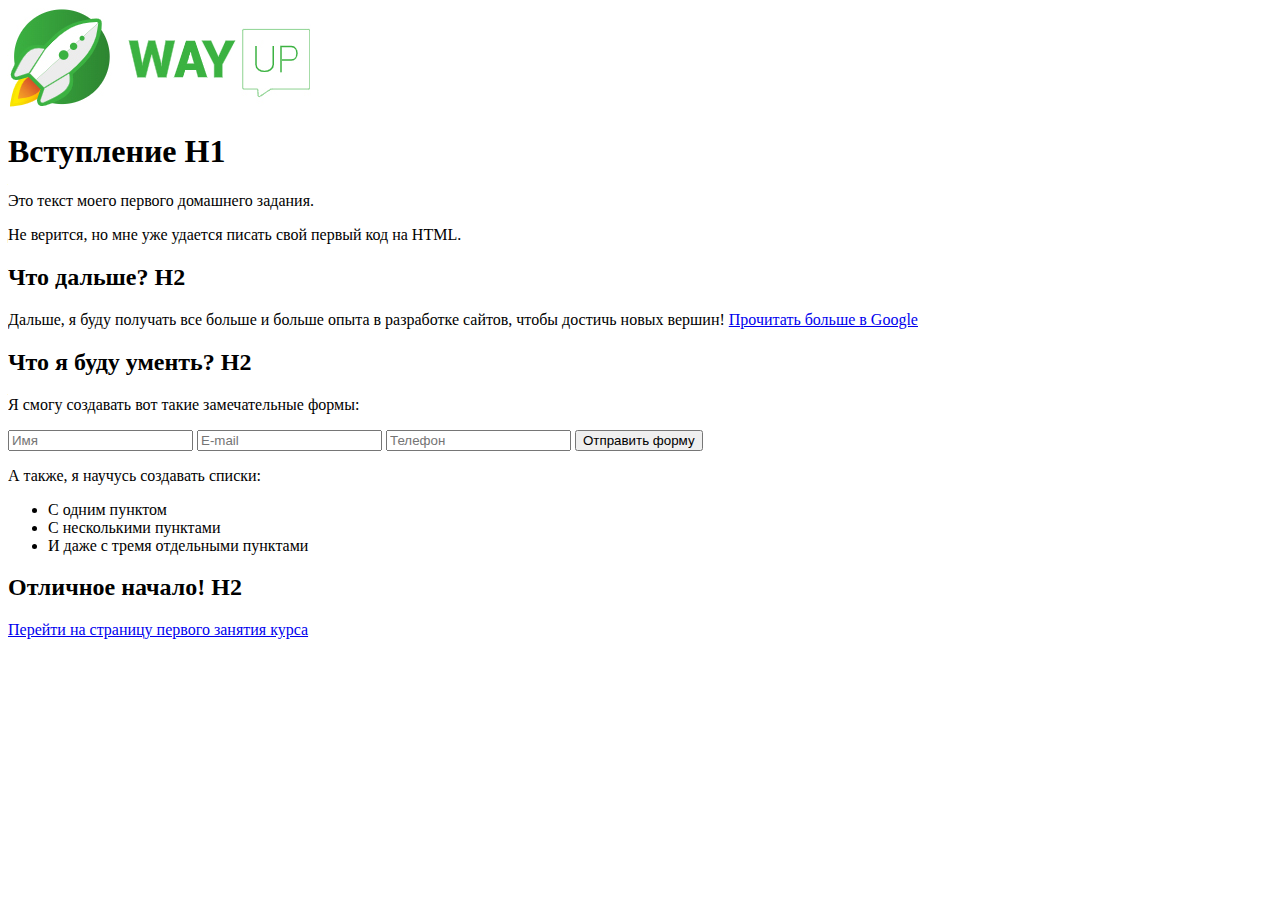
<file: First_HomeWork/index.html>
<!DOCTYPE html>
<html lang="ru">
<head>
    <meta charset="UTF-8">
    <title>First Homework</title>
</head>
<body>
    <header>
        <img src="img/logo.jpg" alt="Логотип WayUp">
    </header>

    <body>
        <section>
            <h1>Вступление Н1</h1>
            <p>
                Это текст моего первого домашнего задания.
            </p>
            <p>
                Не верится, но мне уже удается писать свой первый код на HTML.
            </p>
        </section>

        <section>
            <section>
                <h2>Что дальше? H2</h2>
                <p>Дальше, я буду получать все больше и больше опыта в разработке сайтов, чтобы достичь новых вершин! <a href="https://google.com">Прочитать больше в Google</a></p>
            </section>

            <section>
                <h2>Что я буду ументь? H2</h2>
                <p>
                    Я смогу создавать вот такие замечательные формы:
                </p>
                <form action="#">
                    <input type="text" name="name" placeholder="Имя">
                    <input type="email" name="email" placeholder="E-mail">
                    <input type="tel" name="phone" placeholder="Телефон">
                    <button type="submit">Отправить форму</button>
                </form>
                <p>
                    А также, я научусь создавать списки:
                </p>
                <ul>
                    <li>С одним пунктом</li>
                    <li>С несколькими пунктами</li>
                    <li>И даже с тремя отдельными пунктами</li>
                </ul>
            </section>

            <section>
                <h2>Отличное начало! H2</h2>
                <a href="https://wayup.in/cabinet/course10/unit1/lesson1">Перейти на страницу первого занятия курса</a>
            </section>
        </section>
    </body>
</body>
</html>
</file>
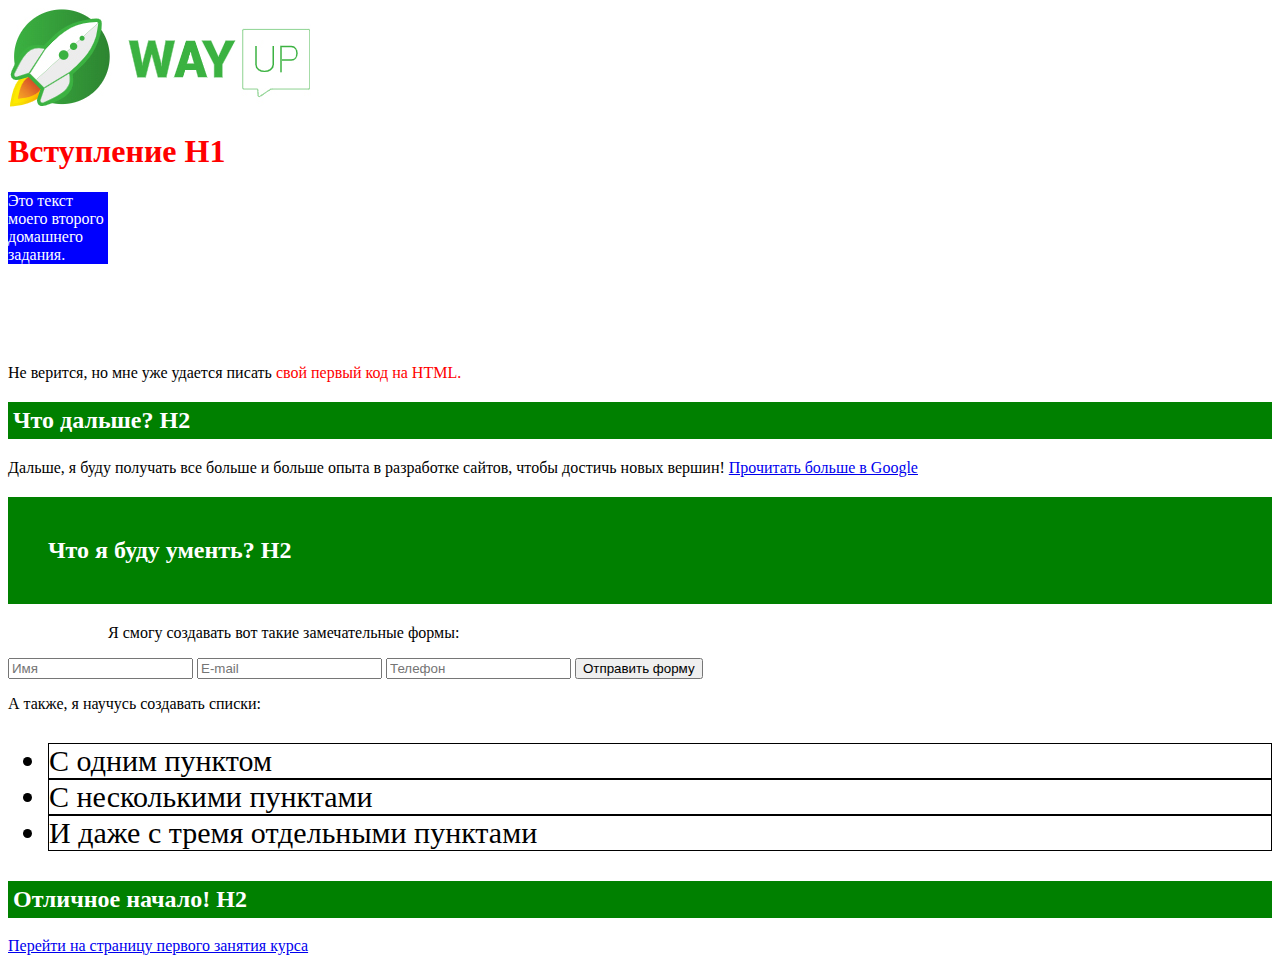
<file: Second_Homework/index.html>
<!DOCTYPE html>
<html lang="ru">

<head>
    <meta charset="UTF-8">
    <link rel="stylesheet" href="css/style.css">
    <title>Second Homework</title>
</head>

<body>
    <header>
        <img src="img/logo.jpg" alt="Логотип WayUp">
        <h1 class="red-text">Вступление Н1</h1>
        <p class="header-first-tb">
            Это текст моего второго домашнего задания.
        </p>
        <p>
            Не верится, но мне уже удается писать <span class="red-text">свой первый код на HTML.</span>
        </p>

    </header>

    <main>

        <section>
            <section>
                <h2>Что дальше? H2</h2>
                <p>Дальше, я буду получать все больше и больше опыта в разработке сайтов, чтобы достичь новых вершин! <a
                        href="https://google.com" target="_blank">Прочитать больше в Google</a></p>
            </section>

            <section>
                <h2 class="second-heading">Что я буду ументь? H2</h2>
                <p class="second-p">
                    Я смогу создавать вот такие замечательные формы:
                </p>
                <form action="#">
                    <input type="text" name="name" placeholder="Имя">
                    <input type="email" name="email" placeholder="E-mail">
                    <input type="tel" name="phone" placeholder="Телефон">
                    <button type="submit">Отправить форму</button>
                </form>
                <p>
                    А также, я научусь создавать списки:
                </p>
                <ul class="skills-list">
                    <li>С одним пунктом</li>
                    <li>С несколькими пунктами</li>
                    <li>И даже с тремя отдельными пунктами</li>
                </ul>
            </section>

            <section>
                <h2>Отличное начало! H2</h2>
                <a href="https://wayup.in/cabinet/course10/unit1/lesson1" target="_blank">Перейти на страницу первого
                    занятия курса</a>
            </section>
        </section>
    </main>
</body>

</html>
</file>
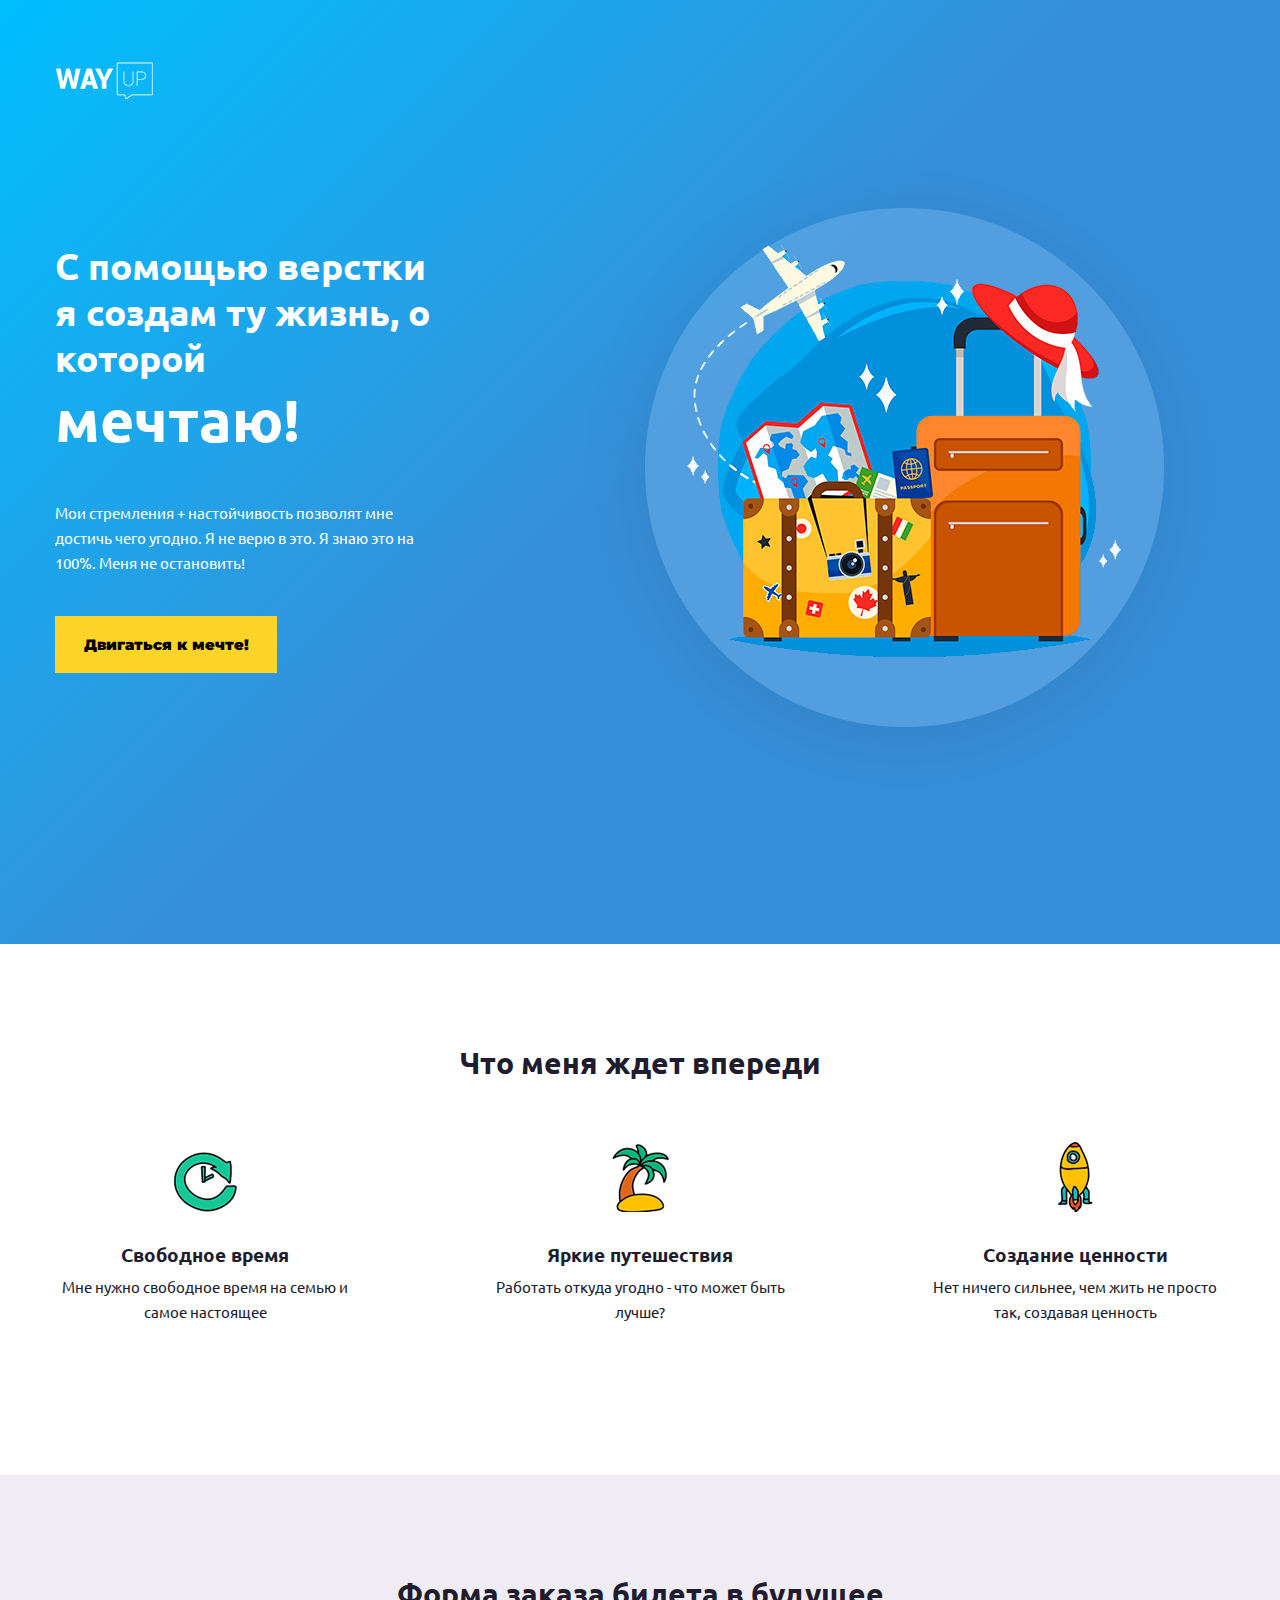
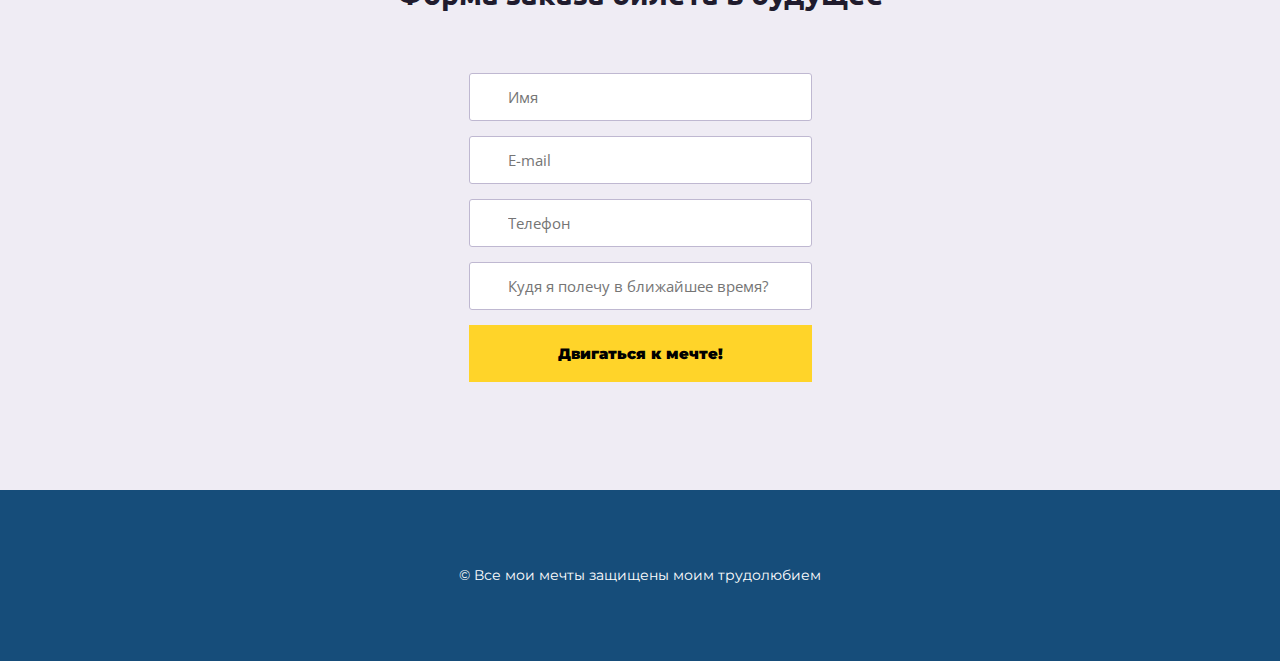
<file: Thrid_Homework/index.html>
<!DOCTYPE html>
<html lang="ru">

<head>
    <meta charset="UTF-8">
    <title>Thrid Homework</title>
    <link href="https://fonts.googleapis.com/css2?family=Montserrat:wght@900&family=Open+Sans:ital@1&display=swap"
        rel="stylesheet">
    <link href="https://fonts.googleapis.com/css2?family=Ubuntu:wght@700&display=swap" rel="stylesheet">
    <link rel="stylesheet" href="css/main.css">
</head>

<body>

    <header class=" header" id="header">
        <div class="container">

            <img src="img/logo.png" alt="logo way up" class="logo">

            <div class="wrapper">

                <div class="offer">
                    <h1 class="title">
                        С помощью верстки<br>я создам ту жизнь, о которой<br><span>мечтаю!</span>
                    </h1>
                    <p class="intro">
                        Мои стремления + настойчивость позволят мне достичь чего угодно. Я не верю в это. Я знаю это на
                        100%. Меня не остановить!
                    </p>
                    <a href="" class="btn">Двигаться к мечте!</a>
                </div>

                <img src="img/desktop.png" alt="Desctop image" class="desctop">

            </div>

        </div>
    </header>

    <section class="learn" id="learn">
        <div class="container">
            <h2 class="section-title">Что меня ждет впереди</h2>
            <ul class="skills">

                <li>
                    <img src="img/icon1.jpg.png" alt="Free-time logo" class="skill-logo">
                    <h3 class="skill-title">
                        Свободное время
                    </h3>
                    <p class="skill-text">
                        Мне нужно свободное время на семью и самое настоящее
                    </p>
                </li>

                <li>
                    <img src="img/icon2.jpg.png" alt="Flash travel" class="skill-logo">
                    <h3 class="skill-title">
                        Яркие путешествия
                    </h3>
                    <p class="skill-text">
                        Работать откуда угодно - что может быть лучше?
                    </p>
                </li>

                <li>
                    <img src="img/icon3.jpg.png" alt="Make value" class="skill-logo">
                    <h3 class="skill-title">
                        Создание ценности
                    </h3>
                    <p class="skill-text">
                        Нет ничего сильнее, чем жить не просто так, создавая ценность
                    </p>
                </li>

            </ul>
        </div>
    </section>

    <section class="mail" id="mail">
        <div class="container">
            <h2 class="section-title">
                Форма заказа билета в будущее
            </h2>
            <form action="#" class="form">
                <input type="text" name="name" class="input" placeholder="Имя">
                <input type="email" name="email" class="input" placeholder="E-mail">
                <input type="tel" name="phone" class="input" placeholder="Телефон">
                <input type="text" name="where" class="input" placeholder="Кудя я полечу в ближайшее время?">
                <button type="submit" class="btn btn-form">Двигаться к мечте!</button>
            </form>
        </div>
    </section>

    <footer class="footer" id="footer">
        <div class="container">
            <p class="credits">© Все мои мечты защищены моим трудолюбием</p>
        </div>
    </footer>

</body>

</html>
</file>
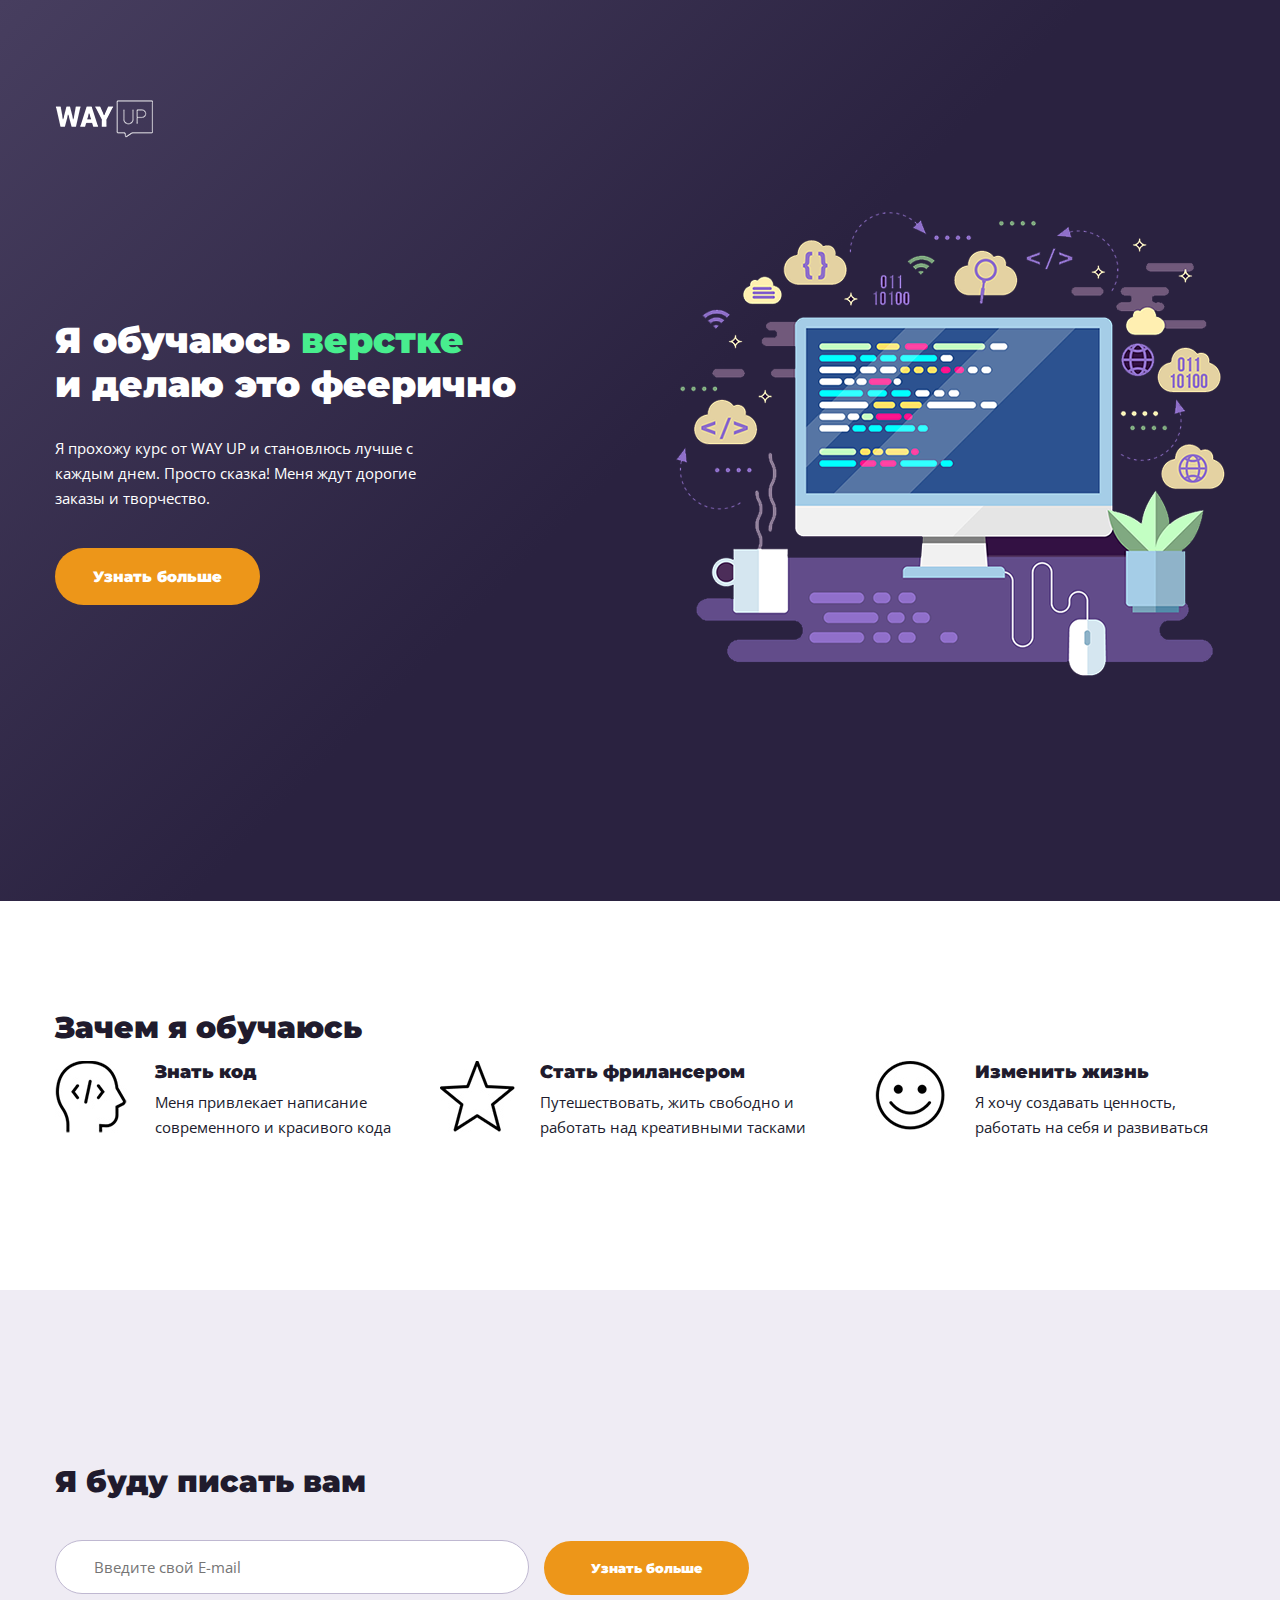
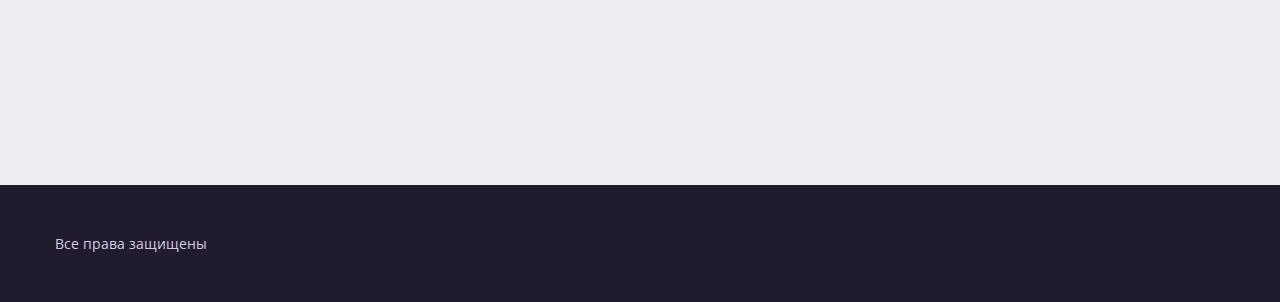
<file: Thrid_Practice/index.html>
<!DOCTYPE html>
<html lang="ru">

<head>
    <meta charset="UTF-8">
    <title>Thrid Homework</title>
    <link href="https://fonts.googleapis.com/css2?family=Montserrat:wght@900&family=Open+Sans:ital@1&display=swap"
        rel="stylesheet">
    <link rel="stylesheet" href="css/main.css">
</head>

<body>

    <header class=" header" id="header">
        <div class="container">

            <img src="img/logo.png" alt="logo way up" class="logo">

            <div class="wrapper">

                <div class="offer">
                    <h1 class="title">
                        Я обучаюсь <span>верстке</span><br>и делаю это феерично
                    </h1>
                    <p class="intro">
                        Я прохожу курс от WAY UP и становлюсь лучше с каждым днем. Просто сказка! Меня ждут дорогие
                        заказы и творчество.
                    </p>
                    <a href="" class="btn">Узнать больше</a>
                </div>

                <img src="img/desktop.png" alt="Desctop image" class="desctop">

            </div>

        </div>
    </header>

    <section class="learn" id="learn">
        <div class="container">
            <h2 class="section-title">Зачем я обучаюсь</h2>
            <ul class="skills">
               
                <li class="fs">
                    <h3 class="skill-title">
                        Знать код
                    </h3>
                    <p class="skill-text">
                        Меня привлекает написание современного и красивого кода
                    </p>
                </li>

                <li class="ss">
                    <h3 class="skill-title">
                        Стать фрилансером
                    </h3>
                    <p class="skill-text">
                        Путешествовать, жить свободно и работать над креативными тасками
                    </p>
                </li>

                <li class="ts">
                    <h3 class="skill-title">
                        Изменить жизнь
                    </h3>
                    <p class="skill-text">
                        Я хочу создавать ценность, работать на себя и развиваться
                    </p>
                </li>

            </ul>
        </div>
    </section>

    <section class="mail" id="mail">
        <div class="container">
            <h2 class="section-title">
                Я буду писать вам
            </h2>
            <form action="#" class="form">
                <input type="email" name="email" class="input" placeholder="Введите свой E-mail">
                <button type="submit" class="btn btn-form">Узнать больше</button>
            </form>
        </div>
    </section>

    <footer class="footer" id="footer">
        <div class="container">
            <p class="credits">Все права защищены</p>
        </div>
    </footer>

</body>

</html>
</file>
<file: Second_Homework/css/style.css>
h2{
    padding: 5px;
    color: white;
    background-color: green;
}

.header-first-tb{
    /* Block model */
    margin-bottom: 100px;
    width: 100px;

    /* Decoration */
    color: white;
    background-color: blue;
}

.red-text{
    color: red;
}

.second-heading{
    padding: 40px;
}

.second-p{
    margin-left: 100px;
}

.skills-list{
    font-size: 30px;
}

.skills-list li{
    border: 1px solid black;
}
</file>
<file: Thrid_Homework/css/main.css>
body {
    padding: 0;
    margin: 0;
    color: #201b2d;
    font-size: 15px;
    font-family: 'Ubuntu', sans-serif;
    font-weight: 400;
}

div, p, input, button, form, span, a, ul, li, ol {
    box-sizing: border-box;
}

h1, h2, h3, h5, h6 {
    margin: 0;
    font-family: 'Ubuntu', sans-serif;
    font-weight: 900;
}

.container {
    width: 1170px;
    margin: 0 auto;
}

.header {
    padding-top: 62px;
    padding-bottom: 145px;
    color: #fff;
    background: rgb(0, 191, 255);
    background: linear-gradient(135deg, rgba(0, 191, 255, 1) 0%, rgba(55, 143, 217, 1) 50%);
}

p {
    line-height: 1.66em;
}

.wrapper {
    display: flex;
    justify-content: space-between;
}

.offer {
    width: 560px;
    margin-top: 140px;
}

.title {
    font-family: 'Ubuntu', sans-serif;
    font-size: 37px;
}

.title span {
    font-size: 59px;
}

.intro {
    width: 380px;
    margin-top: 45px;
    margin-bottom: 40px;
}

.btn {
    display: block;
    width: 222px;
    text-align: center;
    font-family: 'Montserrat', sans-serif;
    font-size: 15px;
    font-weight: 900;
    text-decoration: none;
    background: #ffd429;
    color: #000;
    padding: 19px 0;
    transition: all 0.4s ease;
}

.btn:hover {
    background: #d9860e;
}

.desctop {
    margin-top: 55px;
}

.section-title {
    text-align: center;
    font-size: 30px;
    margin-bottom: 60px;
}

.learn {
    padding-top: 100px;
    padding-bottom: 120px;
}

.skills {
    padding: 0;
    display: flex;
    justify-content: space-between;
    align-items: flex-end;
}

.skill-title {
    font-size: 19px;
}

.skill-logo{
    display: block;
    margin: 0 auto;
    margin-bottom: 30px;
}

.skill-text {
    margin-top: 7px;
}

.skills li {
    list-style: none;
    max-width: 300px;
    text-align: center;
}

.mail {
    text-align: center;
    padding-top: 100px;
    padding-bottom: 108px;
    background: #efecf4;
}

.input {
    display: block;
    font-family: 'Open Sans', sans-serif;
    width: 343px;
    height: 48px;
    padding-left: 38px;
    border: 1px solid #bfb8d1;
    font-size: 15px;
    border-radius: 3px;
    margin-bottom: 15px;
}

.btn-form {
    border: none;
    cursor: pointer;
    display: block;
    width: 343px;
}

.form {
    display: inline-block;
}

.footer {
    font-family: 'Open Sans', sans-serif;
    padding: 60px 0;
    background: #164d7a;
    text-align: center;
}

.credits {
    font-family: 'Montserrat', sans-serif;
    font-size: 14px;
    color: #fff;
}
</file>
<file: Thrid_Practice/css/main.css>
body {
    padding: 0;
    margin: 0;
    color: #201b2d;
    font-size: 15px;
    font-family: 'Open Sans', sans-serif;
}

div, p, input, button, form, span, a, ul, li, ol {
    box-sizing: border-box;
}

h1, h2, h3, h5, h6 {
    margin: 0;
    font-family: 'Montserrat', sans-serif;
    font-weight: 900;
}

.container {
    width: 1170px;
    margin: 0 auto;
}

.header {
    padding-top: 100px;
    padding-bottom: 225px;
    color: #fff;

    background: rgb(71, 62, 95);
    background: linear-gradient(135deg, rgba(71, 62, 95, 1) 0%, rgba(42, 34, 64, 1) 50%);
}

p{    
    line-height: 1.66em;
}

.wrapper{
    display: flex;
    justify-content: space-between;
}

.offer{
    width: 490px;
    margin-top: 176px;
}

.title{
    font-size: 36px;
}

.title span{
    color: #48ed8e;
}

.intro{
    width: 380px;
    margin-top: 30px;
    margin-bottom: 37px;
}

.btn{
    display: block;
    width: 205px;
    text-align: center;

    font-family: 'Montserrat', sans-serif;
    font-weight: 900;

    text-decoration: none;
    background: #ed9619;
    color: #fff;
    border-radius: 100px;
    padding: 19px 0;

    transition: all 0.4s ease;
}

.btn:hover{
    background: #d9860e;
}


.desctop{
    margin-top: 70px;
}

.section-title{
    font-size: 30px;
}

.learn{
    padding-top: 108px;
    padding-bottom: 120px;
}

.skills{
    padding: 0;
    display: flex;
    justify-content: space-between;
}

.skill-title{
    font-size: 18px;
}

.skill-text{
    margin-top: 7px;
}

.skills li{
    list-style: none;
    width: 350px;
    padding-left: 100px;
}

.fs{
    background: url('../img/icon1.jpg') no-repeat left top;
}

.ss{
    width: 400px !important;
    background: url('../img/icon2.jpg') no-repeat left top;
}

.ts{
    background: url('../img/icon3.jpg') no-repeat left top;
}

.mail{
    padding-top: 173px;
    padding-bottom: 190px;

    background: #efecf4;
}

.input{
    font-family: 'Open Sans', sans-serif;

    width: 474px;
    height: 54px;
    padding-left: 38px;
    border: 1px solid #bfb8d1;
    font-size: 15px;
    border-radius: 100px;
}

.btn-form{
    border: none;
    cursor: pointer;
    display: inline-block;
    margin-left: 11px;
}

.form{
    margin-top: 40px;
}

.footer{
    padding: 33px 0;
    background: #201b2d;
}

.credits{
    font-size: 14px;
    color: #d4cee3;
}
</file>
